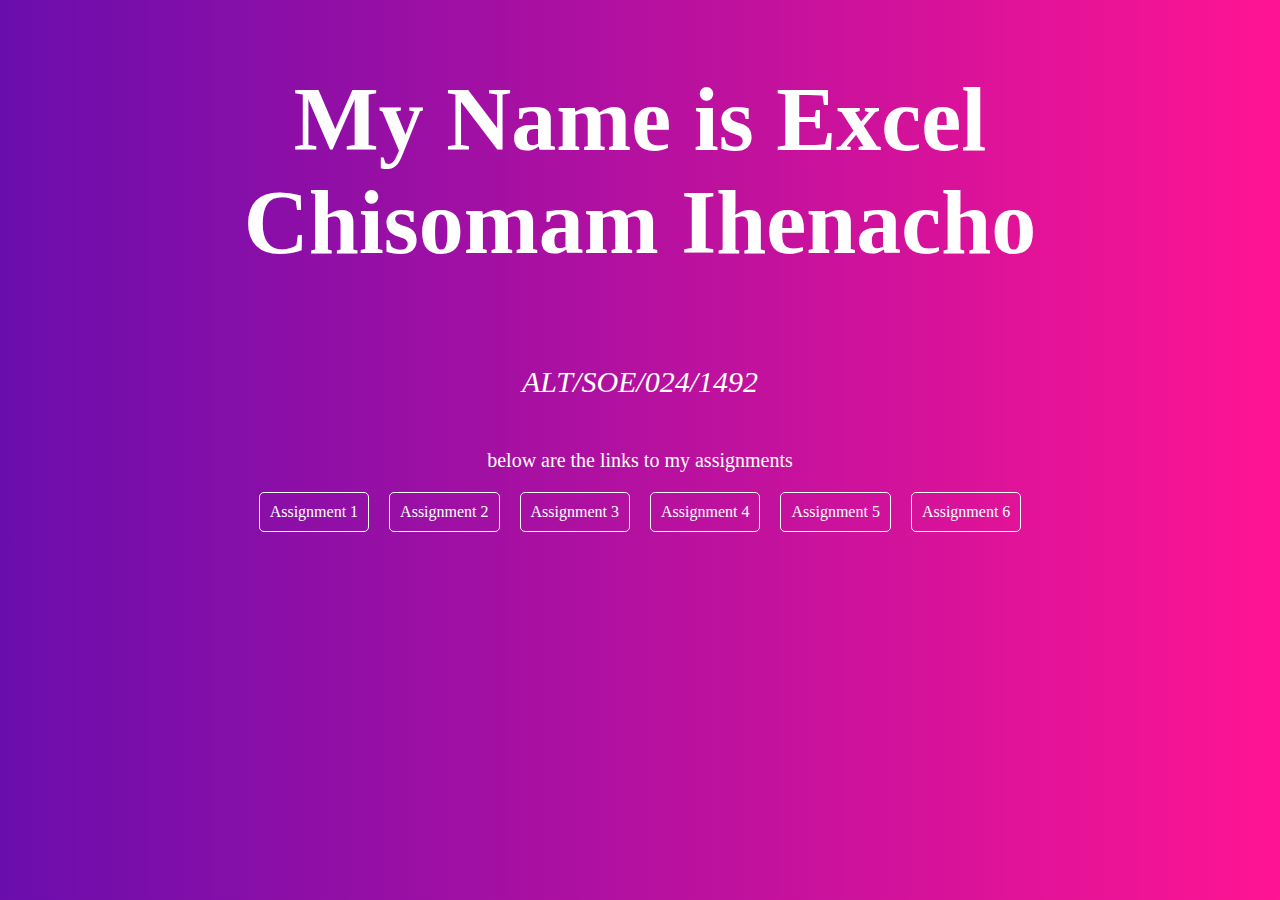
<file: index.html>
<!DOCTYPE html>
<html lang="en">
<head>
    <meta charset="UTF-8">
    <meta name="viewport" content="width=device-width, initial-scale=1.0">
    <title>Assignment 2</title>
    <link rel="stylesheet" href="style.css">
</head>
<body>
    <h1 class="heading">My Name is Excel Chisomam Ihenacho</h1>
    <p class="reg">ALT/SOE/024/1492</p>
    <p class="CTA">below are the links to my assignments</p>
    <div class="buttons">
        <a href="project 1/index.html">Assignment 1</a>
        <a href="project 2/index.html">Assignment 2</a>
        <a href="project 3/index.html">Assignment 3</a>
        <a href="project 4/index.html">Assignment 4</a>
        <a href="project 5/index.html">Assignment 5</a>
        <a href="project 6/index.html">Assignment 6</a>
    </div>
</body>
</html>
</file>
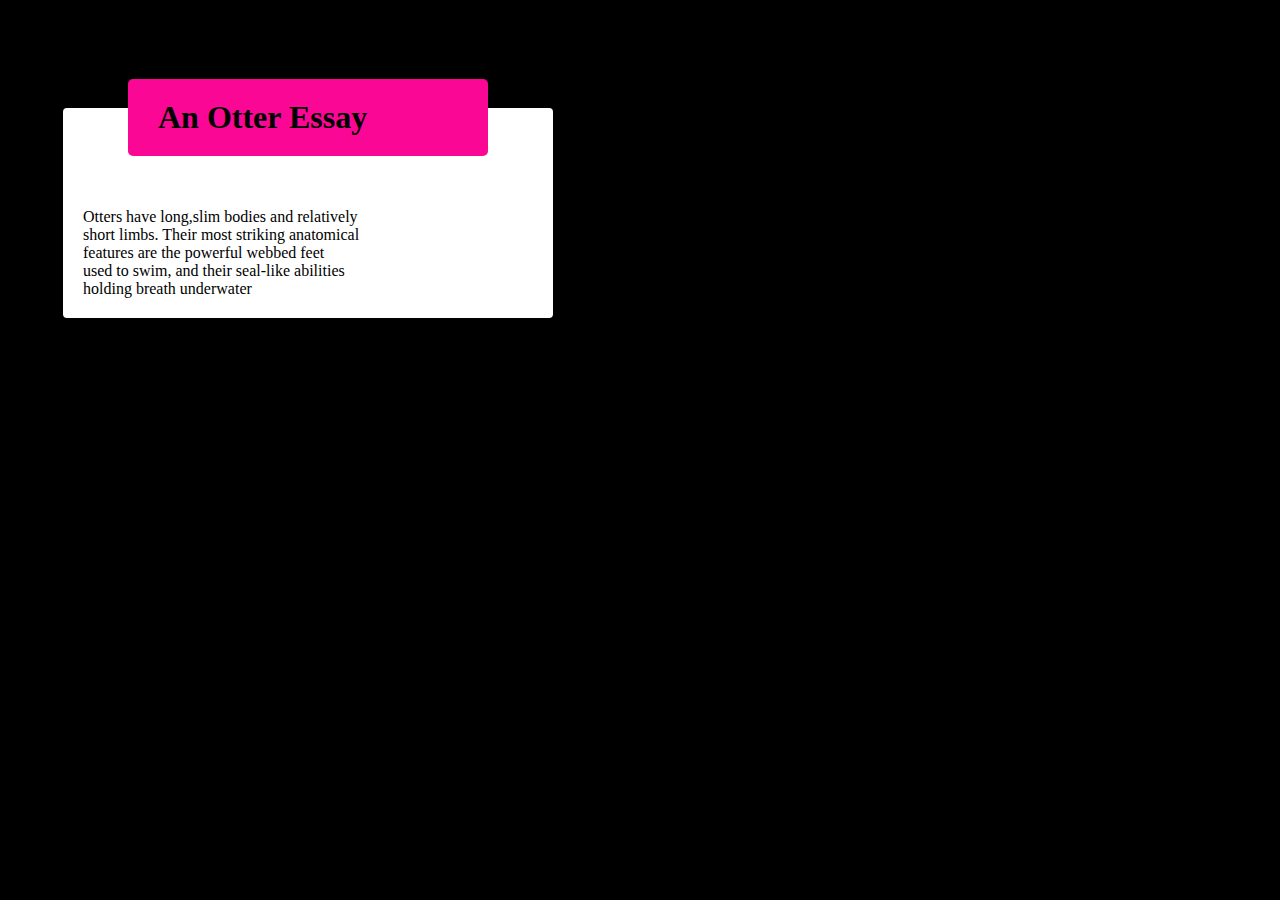
<file: project 1/index.html>
<!DOCTYPE html>
<html lang="en">
<head>
    <meta charset="UTF-8">
    <meta name="viewport" content="width=device-width, initial-scale=1.0">
    <title>project 1 </title>
    <link rel="stylesheet" href="style.css" />
</head>
<body>
    <div class="container"> 
        <h1>An Otter Essay </h1>
        <p> 
            Otters have long,slim bodies and relatively<br>
            short limbs. Their most striking anatomical <br>
            features are the powerful webbed feet<br>
            used to swim, and their seal-like abilities <br>
            holding breath underwater 
    
        </p>
    </div>
  
</body>
</html>
</file>
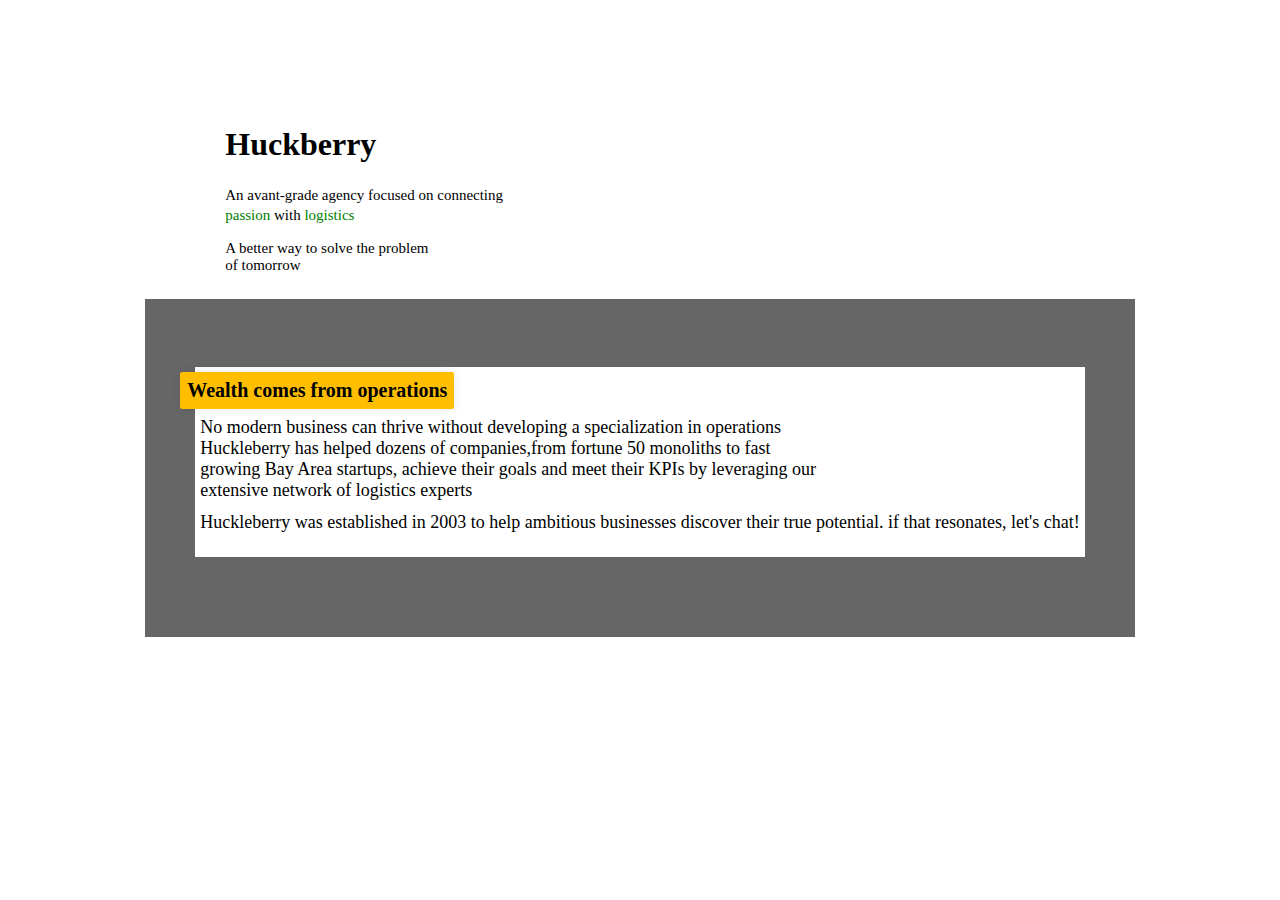
<file: project 2/index.html>
<!DOCTYPE html>
<html lang="en">
<head>
    <meta charset="UTF-8">
    <meta name="viewport" content="width=device-width, initial-scale=1.0">
    <link rel="preconnect" href="https://fonts.googleapis.com">
<link rel="preconnect" href="https://fonts.gstatic.com" crossorigin>
<link href="https://fonts.googleapis.com/css2?family=Lato:ital,wght@0,100;0,300;0,400;0,700;0,900;1,100;1,300;1,400;1,700;1,900&display=swap" rel="stylesheet">
    <title>project 2 </title>
    <link rel="stylesheet" href="style.css">
</head>
<body>
    <div class="whole">
        <div class="section1 ">  
            <h1 class=" heading1">Huckberry</h1>
    
    
            <p class="tagline"> An avant-grade agency focused on connecting<br>
            <span class="highlight">passion</span> with <span class="highlight"> logistics</span></p>
            <p class=" baseline"> A better way to solve the problem <br>
            of tomorrow</p>
    
    
        </div>
        <div class=" section2 ">
            <div class="inside"> 
                <h1 class="heading2">Wealth comes from operations</h1>
                <p class="second-para">
                    No modern business can thrive without developing a specialization in operations<br>
                    Huckleberry has helped dozens of companies,from fortune 50 monoliths to fast<br>
                    growing Bay Area startups, achieve their goals and meet their KPIs by leveraging our<br>
                    extensive network of logistics experts
                 </p>
                <p class="second-para" style="margin-top:-30px;"> 
                    Huckleberry was established in 2003 to help ambitious businesses discover their true
                    potential. if that resonates, let's chat!
                </p>
            </div>
        </div>
    </div>
   
</body>
</html>
</file>
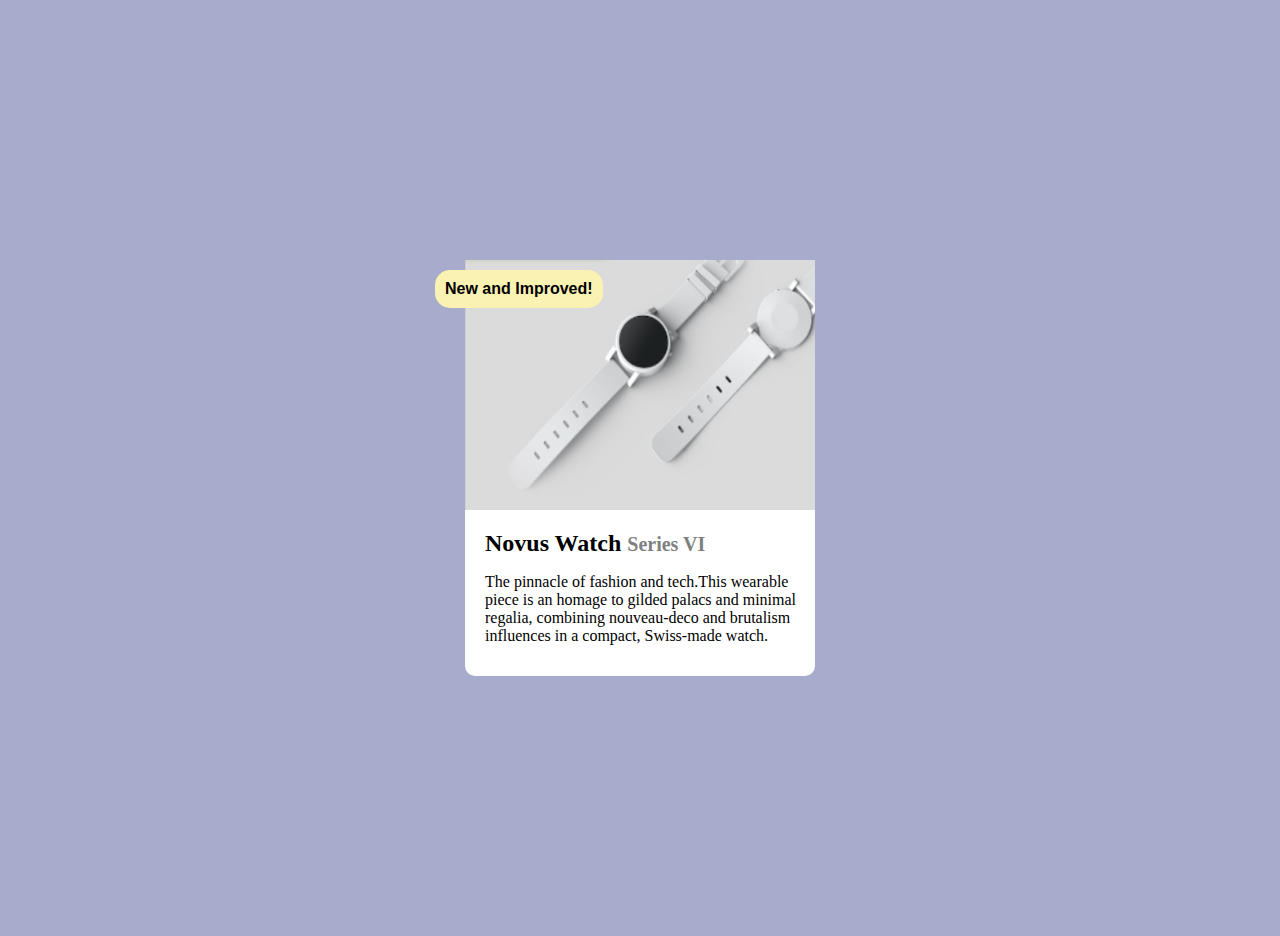
<file: project 3/index.html>
<!DOCTYPE html>
<html lang="en">
<head>
    <meta charset="UTF-8">
    <meta name="viewport" content="width=device-width, initial-scale=1.0">
    <title>Document</title>
    <link rel="stylesheet" href="style.css">
</head>
<body>
    <div class="card"> 
      <div class="top">New and Improved! </div>
      <img src="e-commerce watch.png" alt="Nous watch" style="width:350px; height:250px;">
      <h1 class="heading"> Novus Watch  <span class="secondtext" > Series VI</span>  </h1>
      <p class="content"> 
        The pinnacle of fashion and tech.This wearable<br>
        piece is an homage to gilded palacs and minimal<br>
        regalia, combining nouveau-deco and brutalism<br>
        influences in a compact, Swiss-made watch.

      </p>

    </div>
</body>
</html>
</file>
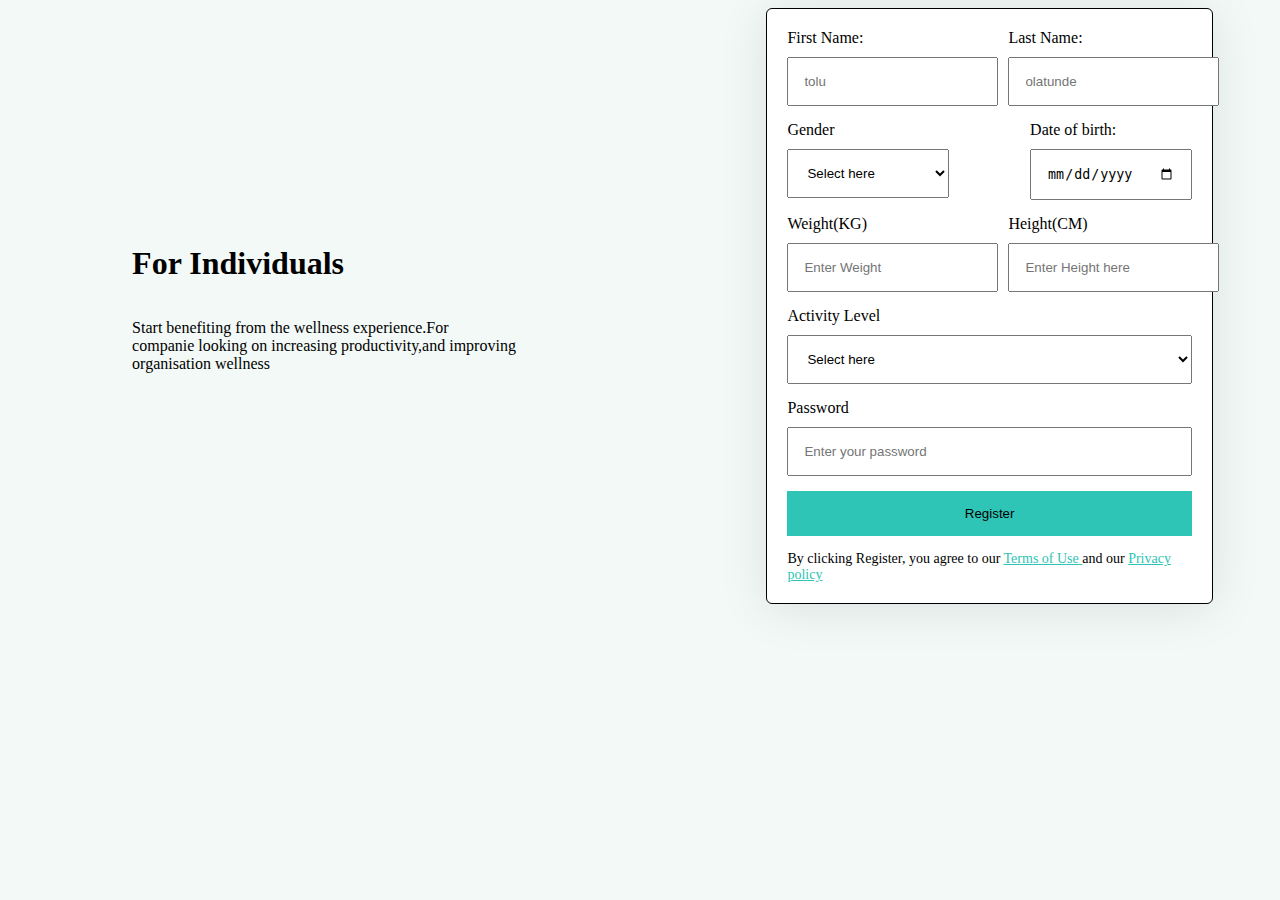
<file: project 4/index.html>
<!DOCTYPE html>
<html lang="en">
<head>
    <meta charset="UTF-8">
    <meta name="viewport" content="width=device-width, initial-scale=1.0">
    <title>Form Registration </title>
    <link rel="stylesheet" href="style.css">
</head>
<body>
    <!--Page one-->
    <div class="slide-one">
        <div class="side-div">
            <div class="side-div-inner">
                <h1 class="heading">For Individuals</h1>
                <P class="first-par"> Start benefiting from the wellness experience.For<br>
                companie looking on increasing productivity,and improving<br>
                 organisation wellness</P>
                 <p class="second-par">
                    Inspiring wholesome harmony for the mind,<br>
                     body and spirit, for everyone, everywhere.
                 </p>
            </div>
            
        </div>
             <!--the form organized-->
        <div class="form-container">
            <form class="form" >
                <div class="names">
                    <div>
                        <label for="first Name">First Name:</label><br>
                        <input class="input-element" type="text" id="Firstname" placeholder="tolu">
                    </div>
                    <div>
                        <label for="Last Name">Last Name:</label><br>
                        <input class="input-element"  type="text" id="Lastname" placeholder="olatunde"> 
                    </div>
                </div>
        
                <div class="second-block">
                    <div class="input-data">
                        <label for="Gender">Gender</label><br>
                        <select class="input-element" style="width: 100%; box-sizing: border-box;"  id="Gender">
                            <option value="" disabled selected>Select here</option>
                            <option>Male</option>
                            <option>Female</option>
                        </select>
                    </div>
                    <div class="input-data">
                        <label for="Date of birth">Date of birth:</label><br>
                        <input class="input-element" style="width: 100%; box-sizing: border-box;" type="date" id="date" placeholder="Select here"><br>
                    </div>
                </div>
        
                <div class="third-block">
                    <div>
                        <label for="Weight">Weight(KG)</label><br>
                        <input class="input-element"  type= KG id= KG placeholder="Enter Weight">  
                    </div>
                     <div>
                        <label for="Height">Height(CM)</label><br>
                         <input class="input-element"  type= CM id= CM placeholder="Enter Height here"> 
                     </div>
                  
                </div>    
                <div class="four-block">
                    <label for="Activity level">Activity Level</label><br>
                    <select class="input-element" id="activity-level">
                        <option value="" disabled selected>Select here</option>
                        <option>Low Acitivity</option>
                        <option>Moderate Activity</option>
                        <option>High Activity</option>
                    </select>
                </div> 
                <div class="fifth-block">
                    <label for="password">Password</label><br>
                    <input class="input-element" type= "password" id= "password" placeholder="Enter your password" max-length="12" min-length="4">
                </div>
                <button class="button" type="submit"> Register </button>
                <div class="form-footer"> 
                    By clicking Register, you agree to our <span> Terms of Use </span>and our <span> Privacy policy</span>
                </div>
                 
            </form>

        </div>
             
            
            
            
             
             


    </div>
</body>
</html>
</file>
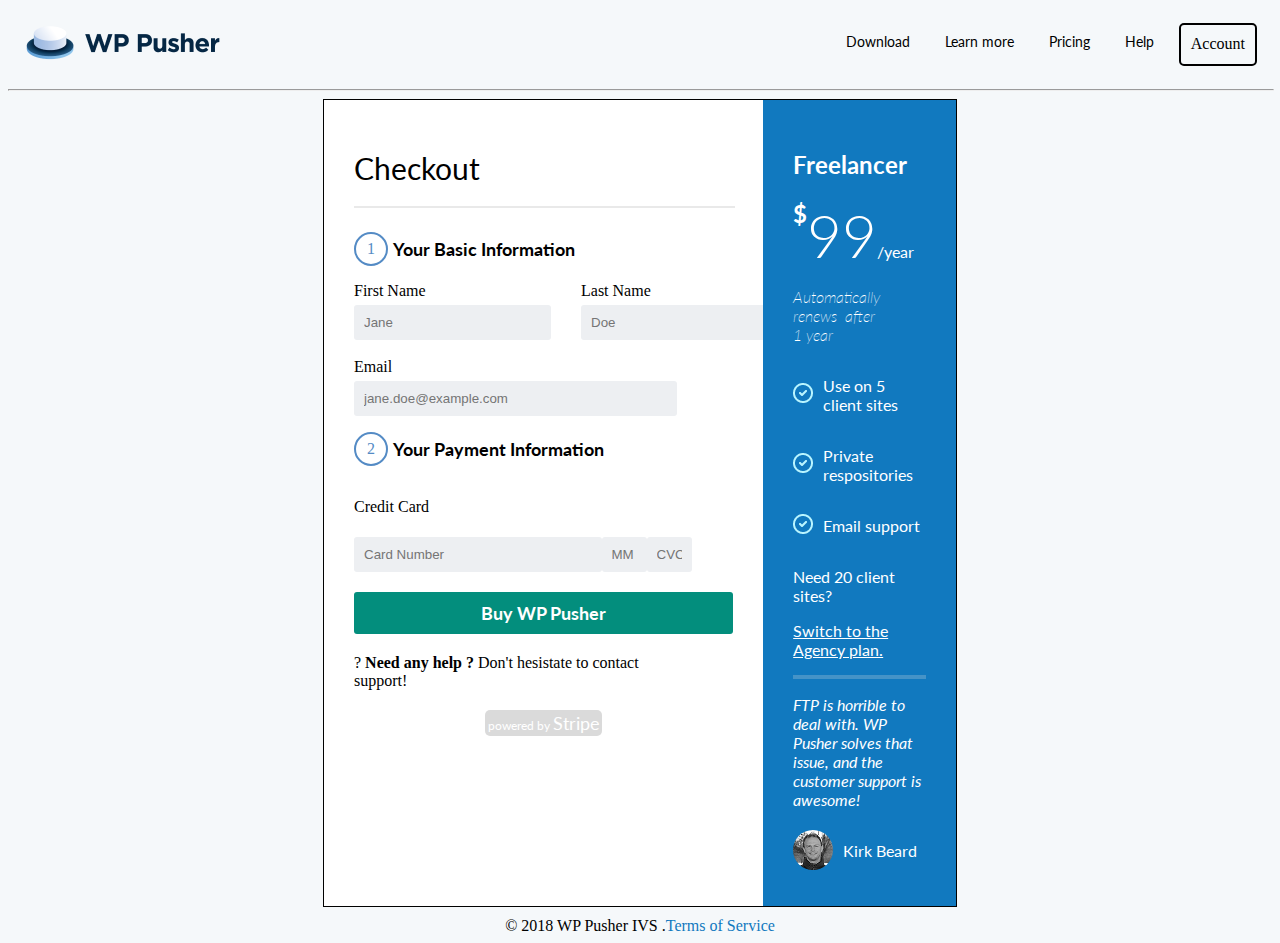
<file: project 5/index.html>
<!DOCTYPE html>
<html lang="en">
<head>
    <meta charset="UTF-8">
    <meta name="viewport" content="width=device-width, initial-scale=1.0">
    <title>WP Pusher</title>
    <link rel="preconnect" href="https://fonts.googleapis.com">
    <link rel="preconnect" href="https://fonts.gstatic.com" crossorigin>
    <link href="https://fonts.googleapis.com/css2?family=Lato:ital,wght@0,100;0,300;0,400;0,700;0,900;1,100;1,300;1,400;1,700;1,900&display=swap" rel="stylesheet">
    <link rel="stylesheet" type="text/css" href="style.css">
</head>
<body>
    <nav>
        <div class="left-nav">
            <img class="logo" src="logo.png" />
        </div>
        <div class="right-nav">
            <div class="menu-item">
                Download
            </div>
            <div class="menu-item">
                Learn more
            </div>
            <div class="menu-item">
                Pricing
            </div>
            <div class="menu-item">
                Help
            </div>
            <div class="menu-button">
                Account
            </div>
        </div>
    </nav>
    <hr class="horizontal">
    <main class="main">
        <div class="main-card">
            <div class="main-card-left">
                <h1 class="card-heading-1">Checkout</h1>
                <hr class="horizontal" style="border: 1px solid #e9e9e9">
                <div class="basic-info">
                    <p class="number">1</p>
                    <h2 class="info">Your Basic Information</h2>
                </div>
                <div class="names">
                    <div class="first-name-div">
                        <label>First Name</label>
                        <br>
                        <input type="text" name="first-name" placeholder="Jane"> 
                    </div>
                    <div class="last-name-div">
                        <label>Last Name</label>
                        <br>
                        <input type="text" name="first-name" placeholder="Doe"> 
                    </div>
                </div>
                <br>
                <div class="email-div">
                    <label>Email</label>
                    <br>
                    <input type="email" name="email" placeholder="jane.doe@example.com">
                </div>
                <span class="horizontal"></span>
                <div class="payment-heading">
                    <p class="number">2</p>
                    <h2 class="info">Your Payment Information</h2>
                </div>
                <div class="credit-input-div">
                    <p>Credit Card</p>
                    <div class="credit-input">
                        <input type="text" class="credit-card" name="credit-card" placeholder="Card Number">
                        <input type="text" class="expiry" name="expiry" placeholder="MM / YY">
                        <input type="text" class="cvc" name="cvc" placeholder="CVC">
                    </div>
                </div>
                <button type="submit" class="btn">Buy WP Pusher</button>
                <div class="main-card-left-footer"><span class="question">?</span> <b>Need any help ?</b> Don't hesistate to  <span  style="border-bottom:2px#646E7A;"> contact</span> <br>support!</div>
               <div class="power">
                <div class="powered">powered by <span style="font-size:large;">Stripe</span></div>
               </div>
            </div>
      
            <div class="main-card-right">
                  <h2>Freelancer</h2>
                  <p style="font-family: Lato;">
                  <span style="font-size: 24px; font-weight: 700; margin-top: -10px;"> <span style="float:inline-start"> $</span></span><span style="font-size: 60px; font-weight: 300;">99</span><span>/year</span>
                  </p>
                  <p class="renew">Automatically renews  after 1 year</p>
                <div class="for-use" >
                   <div  class="list-item" ><span class="tick"> <img src="Combined Shape.png" alt="Combined"></span>  <p class="for-client"> Use on 5 client sites </p> </div>
                   <div  class="list-item"><span class="tick"> <img src="Combined Shape.png" alt="Combined"></span>  <p class="for-client"> Private respositories </p></div>
                   <div  class="list-item"><span class="tick" > <img src="Combined Shape.png" alt="Combined"></span>  <p class="for-client"> Email support </p> </div>
                </div>
                <div>
                   <p class="sites"> Need 20 client sites?</p> 
                </div>
                <div>
                   <p class="agency">Switch to the Agency plan.</p>
                </div> 
                <hr style=" border:2px solid #4593c7;;" 
">
                <div>
                    <p class="last para" style="font-style:italic;">FTP is horrible to deal with. WP Pusher solves that issue, and the customer support is awesome! </p>
                </div>
                <div class="kirk">
                    <img class="bitmap" src="Bitmap (1).png" alt="Bitmap">  
                    <p>Kirk Beard</p>
                </div>
            </div>

        </div>
    </main>
    <footer class="footer">
        © 2018 WP Pusher IVS . <span class="footer-terms">Terms of Service</span>
    </footer>
</body>
</html>
</file>
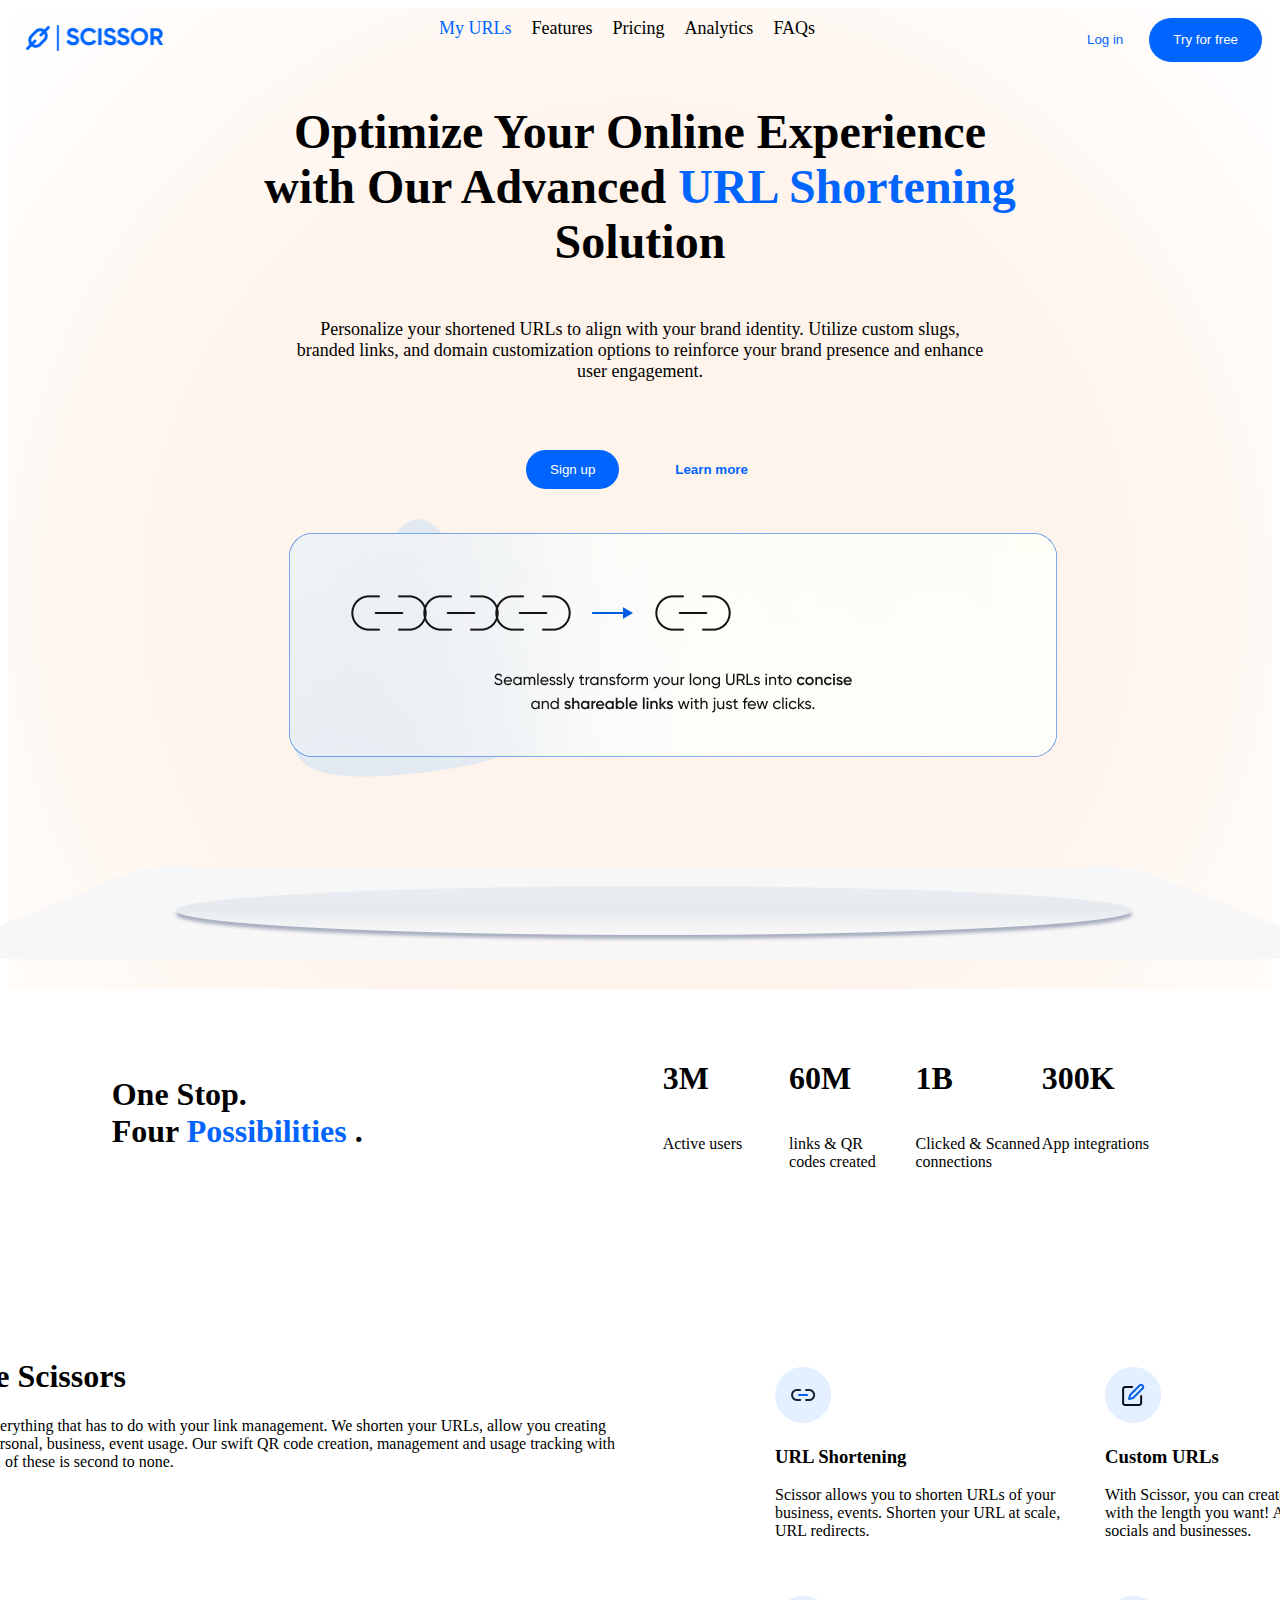
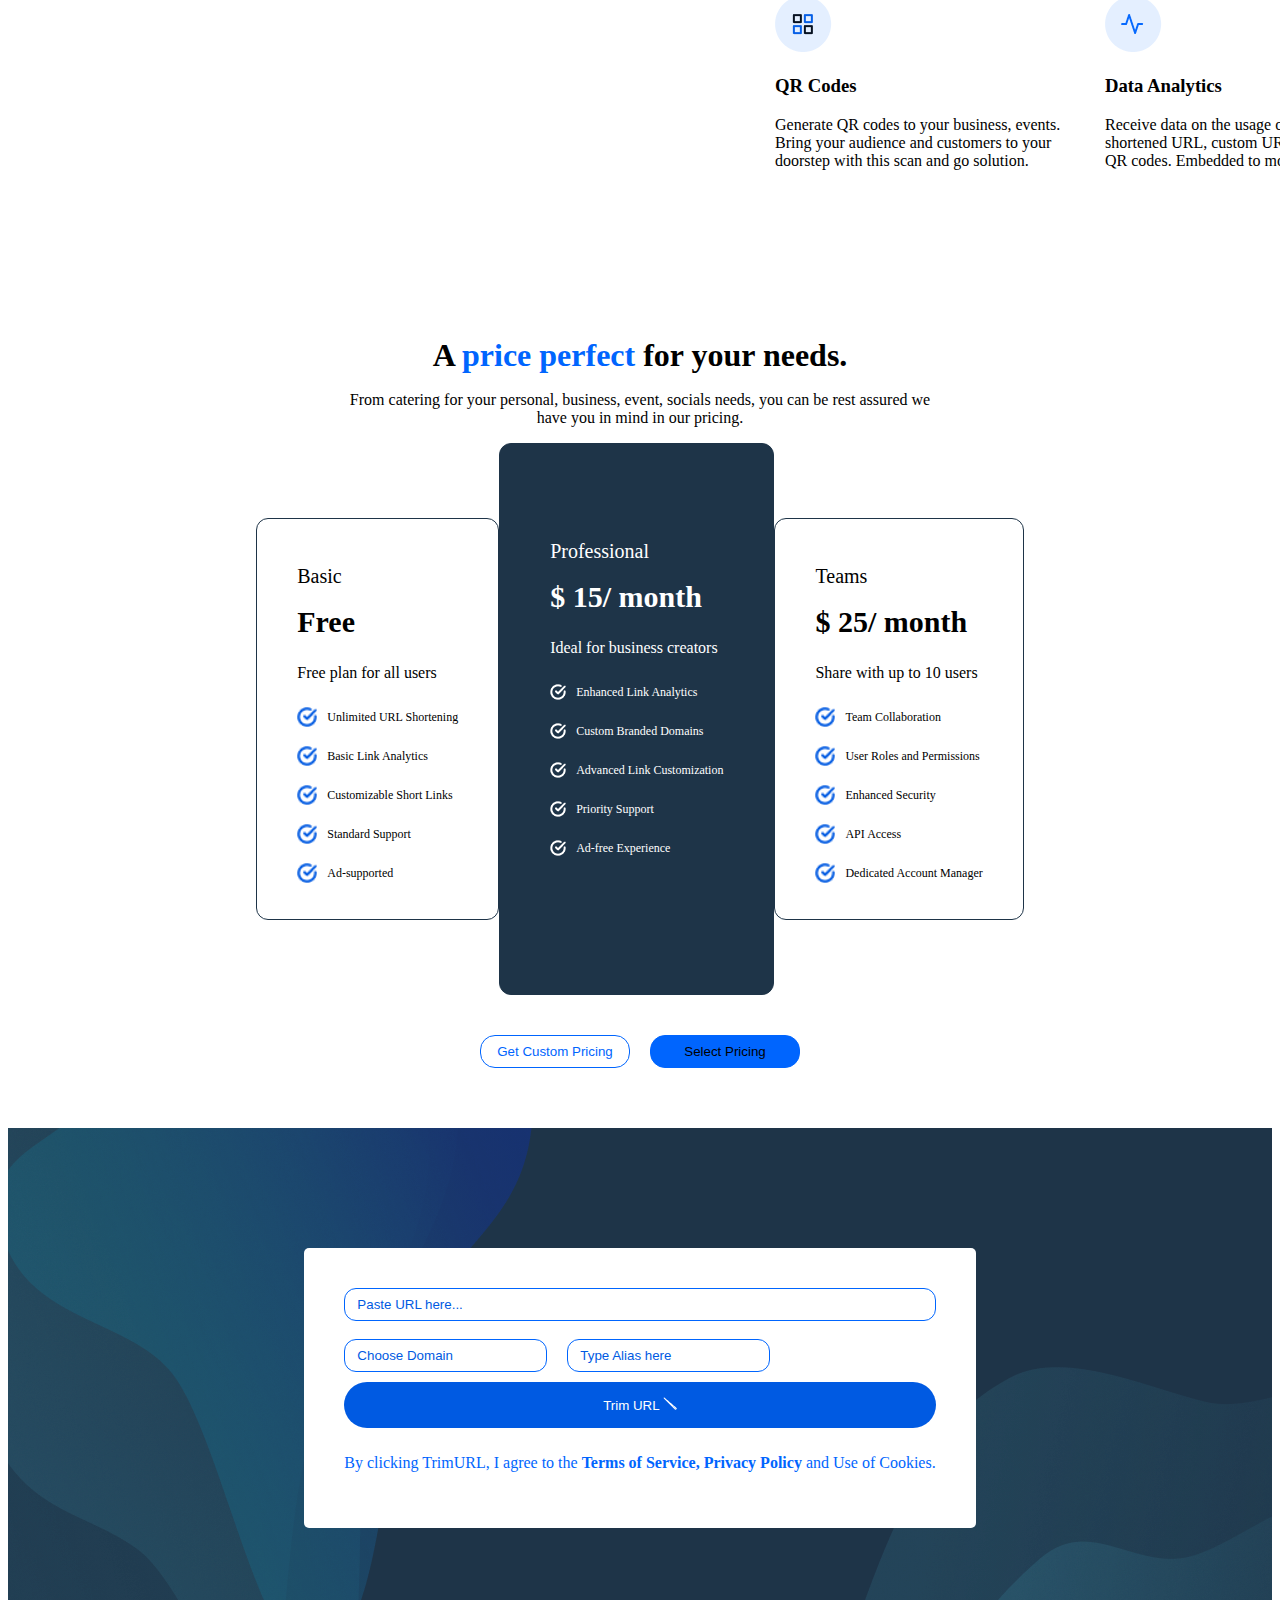
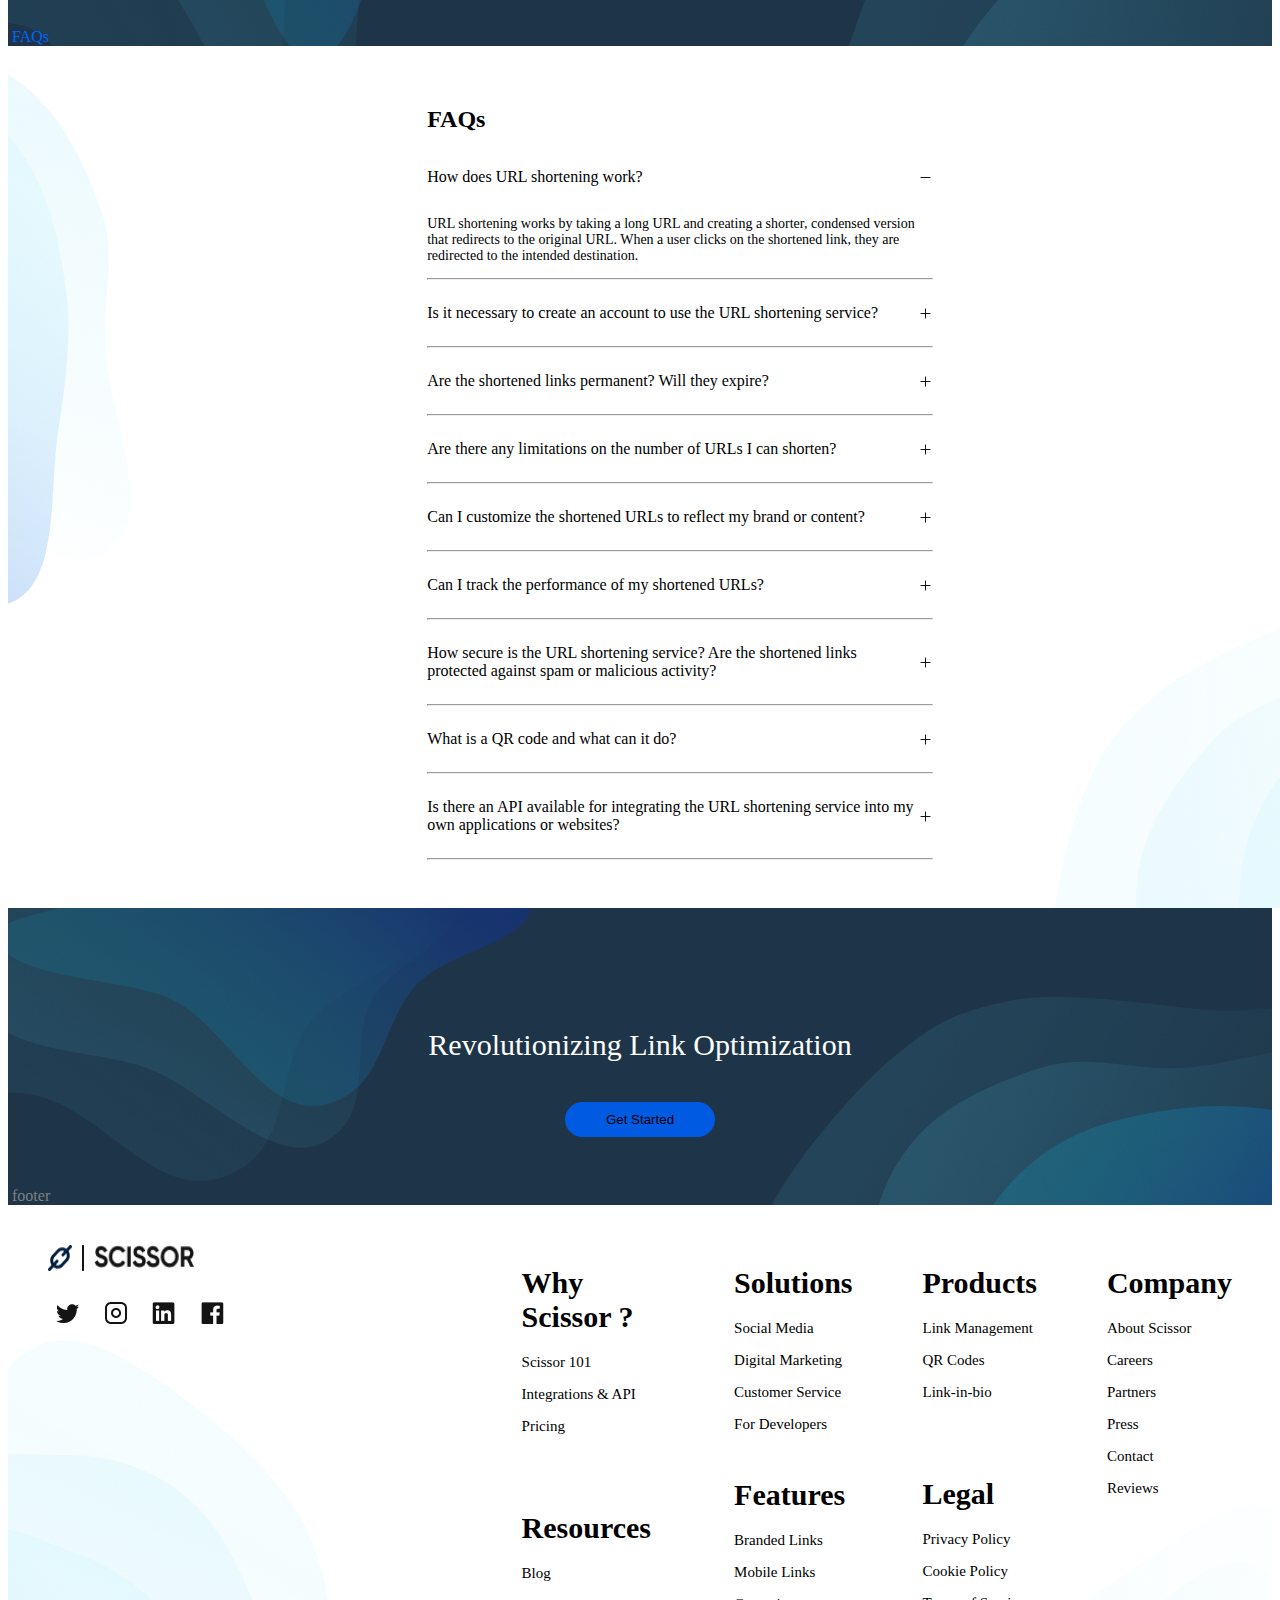
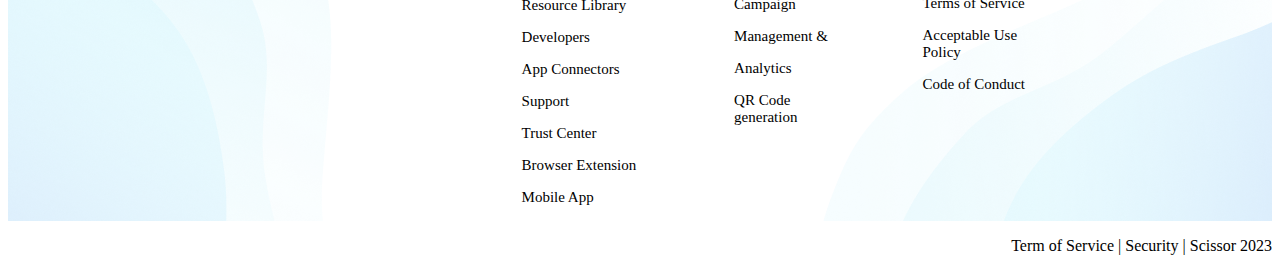
<file: project 6/index.html>
<!DOCTYPE html>
<html lang="en">
<head>
    <meta charset="UTF-8">
    <meta name="viewport" content="width=device-width, initial-scale=1.0">
    <title>Scissor</title>
    <link rel="stylesheet" href="style.css" />
</head>
<body>
    <section class="page-1">
        <nav  class="nav">
            <div class="nav-left">
                <img src="Logo.png" />
            </div>
            <div class="nav-center">
                <div class="nav-item" id="active">
                    My URLs
                </div>
                <div class="nav-item">
                    Features
                </div>
                <div class="nav-item">
                    Pricing
                </div>
                <div class="nav-item">
                    Analytics
                </div>
                <div class="nav-item">
                    FAQs
                </div>
            </div>
            <div class="nav-right">
                <button class="login">Log in</button>
                <button class="signup">Try for free</button>
            </div>
        </nav>
        <div class="hero">
            <h1 class="hero-head">
                Optimize Your Online Experience with Our Advanced <span style="color: #0065FE;">URL Shortening</span> Solution
            </h1>
            <p class="hero-par">
                Personalize your shortened URLs to align with your brand identity. Utilize custom slugs, branded links, and domain customization options to reinforce your brand presence and enhance user engagement.
            </p>
            <div class="hero-buttons">
                <button class="hero-signup">Sign up</button>
                <button class="learn-more">Learn more</button>
            </div>
            <div class="hero-sub">
                <img src="Group 2.png" />
            </div>
            <div class="hero-sub">
                <img src="Group 3.png" />
            </div>
            <div class="poss">
                <h1 class="poss-head"> One Stop.<br> Four<span style="color: #0065FE;"> Possibilities </span>.</h1>  
                <div class="poss-inner">
                    <div class="poss-info">
                        <h1> 3M </h1>
                        <p>Active users</p>
                    </div>
                    <div class="poss-info">
                        <h1>60M</h1>
                        <p>links & QR<br>codes created</p>
                    </div>
                    <div class="poss-info">
                        <h1>1B</h1>
                        <p>Clicked & Scanned<br>connections</p>
                    </div>
                    <div class="poss-info">
                        <h1>300K</h1>
                        <p> App integrations</p>
                    </div>
                </div>
            
            </div>
            
        </div>
    </section>
    <section class="page-2">
        <div class="instructions">
            <div class="instructions-left">
            <h1>  Why choose Scissors </h1> 
            <p>
                Scissors is the hub of everything that has to do with your link management. We shorten your URLs, allow you creating custom ones for your personal, business, event usage. Our swift QR code creation, management and usage tracking with advance analytics for all of these is second to none. 
            </p>
            </div>
            <div class="instructions-right">
                <div class="instructions-content">
                    <img src="Group 6.png" alt=" Group 6"> 
                    <h3>URL Shortening </h3>
                    <p>
                    Scissor allows you to shorten URLs of your business, events. Shorten your URL at scale, URL redirects.
                    </p>
                </div>
                <div class="instructions-content">
                    <img src="Frame 1000001695.png" alt="Frame 1000001695"> 
                    <h3>
                    Custom URLs
                    </h3>
                    <p>
                    With Scissor, you can create custom URLs, with the length you want! A solution for socials and businesses.
                    </p>
                </div>
                <div class="instructions-content">
                    <img src="Frame 1000001695 (1).png" alt="Frame 1000001695 (1)">
                    <h3>
                    QR Codes
                    </h3>
                    <p>
                    Generate QR codes to your business, events. Bring your audience and customers to your doorstep with this scan and go solution.
                    </p>
                </div>
                <div class="instructions-content">
                    <img src="Frame 1000001718.png" alt="Frame 1000001718"> 
                    <h3>
                        Data Analytics
                    </h3> 
                    <p>
                        Receive data on the usage of either your shortened URL, custom URLs or generated QR codes. Embedded to monitor progress.
                    </p>
                </div>
            </div>  
        </div>   

    </section>
    <section class="page-3">
        <div class="pricing-head">
          <h1> A <span style="color: #0065FE; text-align: center;">price perfect</span> for your needs.</h1> 
          <p style="text-align: center; margin-top: -5px;">From catering for your personal, business, event, socials needs, you can be rest assured we have you in mind in our pricing.</p>
        </div>
        <div class="price-list">
            <div class="left-price">
                <h6 style="font-size: 20px; font-weight:lighter; padding: 0;">Basic</h6>
                <h4 style="font-size: 30px; padding: 0; margin-top: -30px;">Free </h4>
                <p style="margin-top: -15px;">Free plan for all users</p>
                <div class="list-item"><img src="check-circle.png" alt="check-circle">   <p> Unlimited URL Shortening </p></div> 
                <div class="list-item"><img src="check-circle.png" alt="check-circle">   <p> Basic Link Analytics </p></div>
                <div class="list-item"><img src="check-circle.png" alt="check-circle">   <p> Customizable Short Links  </p></div>
                <div class="list-item"><img src="check-circle.png" alt="check-circle">   <p> Standard Support </p></div>
                <div class="list-item"><img src="check-circle.png" alt="check-circle">   <p> Ad-supported </p></div>  
            </div> 
            <div class="middle-price">
                <h6 style="font-size: 20px; font-weight:lighter">Professional</h6>  
                <h4 style="font-size: 30px; margin-top: -30px;"><span>$</span> <span>15</span><span>/ month</span></h4>
                <p style="margin-top: -15px;">Ideal for business creators</p>
                <div class="list-item"><img src="check-circle (1).png" alt="check-circle (1)">  <p>Enhanced Link Analytics</p></div>
                <div class="list-item"><img src="check-circle (1).png" alt="check-circle (1)">  <p>Custom Branded Domains</p></div>
                <div class="list-item"><img src="check-circle (1).png" alt="check-circle (1)">  <p>Advanced Link Customization</p></div>
                <div class="list-item"><img src="check-circle (1).png" alt="check-circle (1)">  <p>Priority Support</p></div>
                <div class="list-item"><img src="check-circle (1).png" alt="check-circle (1)">  <p>Ad-free Experience</p></div>
            </div>
            <div class="right-price">
                <h6 style="font-size: 20px; font-weight:lighter">Teams</h6>
                <h4 style="font-size: 30px;  margin-top: -30px;"><span>$</span> <span>25</span><span>/ month</span></h4>
                <p style=" margin-top: -15px;">Share with up to 10 users</p>
                <div class="list-item"><img src="check-circle (2).png" alt="check-circle (2)"> <p>Team Collaboration</p></div> 
                <div class="list-item"><img src="check-circle (2).png" alt="check-circle (2)"> <p>User Roles and Permissions</p></div>
                <div class="list-item"><img src="check-circle (2).png" alt="check-circle (2)"> <p>Enhanced Security</p></div> 
                <div class="list-item"><img src="check-circle (2).png" alt="check-circle (2)"> <p>API Access</p></div> 
                <div class="list-item"><img src="check-circle (2).png" alt="check-circle (2)"> <p>Dedicated Account Manager</p></div> 
            </div>

        </div>
        <div class="button">
            <button class="button-1">Get Custom Pricing</button>
            <button class="button-2">Select Pricing</button>
        </div>
        

    </section>
    <section class="page-4">
        <div class="page-4-cont"> 

            <input type="text" placeholder="Paste URL here..." />
            <br>
            <div class="name">
                <input type="text" placeholder="Choose Domain" />
                <input type="text" placeholder="Type Alias here" />
            </div>
            <button class="url-button" type="submit">Trim URL <span><img src="./magic_wand.png" /></span></button>
         <div ><p>By clicking TrimURL, I agree to the <b>Terms of Service, Privacy Policy</b> and Use of Cookies.</p></div>
           
        </div>
        <div style=" display: flex; margin-left: -232px; float: left;  color: #0065FE; margin-top: 100px; width: 100%; text-align: left;"> FAQs</div>
    </section>
    <section class="page-5" >
        <div class="faqs">
            <h2>FAQs</h2>
            <div>
                <div class="faqs-text">
                    <p>How does URL shortening work?</p> 
                    <img class="faqs-img" src="minus.png" alt="minus.png">
                </div>
                    <p class="faqs-text-small">URL shortening works by taking a long URL and creating a shorter, condensed version that redirects to the original URL. When a user clicks on the shortened link, they are redirected to the intended destination.
                    <hr>
    
                <div class="faqs-text">
                    <p>Is it necessary to create an account to use the URL shortening service?</p> <img class="faqs-img" src="plus.png" alt="plus.png">
    
                </div>
                    <hr>
                <div class="faqs-text">
                    <p>Are the shortened links permanent? Will they expire? </p> <img class="faqs-img" src="plus.png" alt="plus.png">
                </div>
                    <hr>
                <div class="faqs-text">
                    <p>Are there any limitations on the number of URLs I can shorten?</p> <img  class="faqs-img"src="plus.png" alt="plus.png">
                </div>
                    <hr>
    
                <div class="faqs-text">
                    <p>Can I customize the shortened URLs to reflect my brand or content?</p> <img class="faqs-img" src="plus.png" alt="plus.png">
                </div>
                    <hr>
                <div class="faqs-text">
                    <p>Can I track the performance of my shortened URLs?</p> <img class="faqs-img" src="plus.png" alt="plus.png">
                </div>
                    <hr>
                <div class="faqs-text">
                    <p>How secure is the URL shortening service? Are the shortened links protected against spam or malicious activity?</p> <img class="faqs-img" src="plus.png" alt="plus.png">
                </div>
                    <hr>
                <div class="faqs-text">
                    <p>What is a QR code and what can it do?</p> <img class="faqs-img" src="plus.png" alt="plus.png">    
                </div>
                    <hr>
                <div class="faqs-text">
                    <p>Is there an API available for integrating the URL shortening service into my own applications or websites?</p> <img  class="faqs-img"src="plus.png" alt="plus.png">
                </div>
                    <hr>
            </div>
    
        </div>
          
    </section>
    <section class="page-6">
        <div class="footer-text">
            Revolutionizing Link Optimization  
        </div>
        <button class="footer-button"> Get Started</button>
        <div style="float: left; display: flex; width: 100%; margin-left: -232px; color: grey; margin-top: 50px;"> footer </div>
    </section>
    <section class="page-7" style="font-size: 15px;">
        <div class="page-7-left" >
            <div class="page-7-left-cont">
                <img src="Vector (1).png" alt="Vector (1).png"/> <img src="Vector 2.png" alt="Vector 2.png"/>
                <img style="width: 100px; height: 23px;" src="SCISSOR.png" alt="SCISSOR"/>
            </div>
    
            <div>
                <img src="socials.png" alt="socials"/>
            </div>
        </div>
        <div class="page-7-right">
            <div style="display: flex; flex-direction: column; gap: 41px;">
                <div>
                    <h1>Why Scissor ?</h1>
                    <p>Scissor 101</p>
                    <p>Integrations & API</p>
                    <p>Pricing</p>
                </div>
                <div>
                    <h1>Resources</h1>
                    <p>Blog
                        <p>Resource Library</p>
                        <p>Developers</p>
                        <p>App Connectors</p>
                        <p>Support</p>
                        <p>Trust Center</p>
                        <p>Browser Extension</p>
                        <p>Mobile App</p>
                </div>
            </div>
            <div style="display: flex; flex-direction: column; gap: 10px;">
                <div>
                    <h1>Solutions</h1>  
                    <p>Social Media
                      <p>Digital Marketing</p>
                      <p>Customer Service</p>
                      <p>For Developers</p>
                  </div>
                  <div>
                      <h1>Features</h1>
                      <p>Branded Links
                          <p>Mobile Links</p>
                          <p>Campaign</p>
                          <p>Management &</p>
                          <p>Analytics</p>
                          <p>QR Code generation</p>
                  </div>      
            </div>

            <div style="display: flex; flex-direction: column; gap: 41px;">
                <div>
                    <h1>Products</h1>
                    <p>Link Management
                        <p>QR Codes</p><p>
                        <p>Link-in-bio</p>
                </div>
                <div>
                    <h1>Legal</h1>
                    <p>Privacy Policy
                        <p>Cookie Policy</p>
                        <p>Terms of Service</p>
                        <p>Acceptable Use Policy</p>
                        <p>Code of Conduct</p>
                </div>
            </div>
            <div>
                <h1>Company</h1>
                <p>About Scissor</p>
                    <p>Careers</p>
                    <p>Partners</p>
                    <p>Press</p>
                    <p>Contact</p>
                    <p>Reviews</p>
            </div>
        </div>
      
    </section>
    <p style="width: 100%; display: flex;  justify-content: flex-end; float: right; text-align: right;">Term of Service | Security | Scissor 2023</p>
</body>
</html>
</file>
<file: style.css>
body {
    display: flex;
    flex-direction: column;
    align-items: center;
    justify-content: center;
    background: linear-gradient(90deg, #6a0dad, #ff1493);
    background-size: contain;
    color: white;
}

.heading {
    text-align: center;
    font-size: 90px;
    color: white;
    font-weight: 600;
    max-width: 800px;
}

.reg {
    font-style: italic;
    font-size: 30px;
}

.CTA {
    font-size: 20px;
}

.buttons {
    display: flex;
    flex-direction: row;
    justify-content: center;
    align-items: space-between;
    gap: 20px;

    a {
        background-color: transparent;
        border: 1px solid white;
        border-radius: 5px;
        padding: 10px;
        color: white;
        text-decoration: none;
    }
}
</file>
<file: project 1/style.css>
body {
    background-color:black;
    display: flex;
    flex-direction: column;
    padding-top: 50px;
    padding-left:50px ;
    
    

}

.container {
    width: 500px;
    display: flex;
    flex-direction: column;
    align-items: center;
    

}
h1{
    background-color: rgb(250, 7, 149);
    color: black;
    padding: 20px 30px 20px 30px;
    width: 60%;
    z-index:3;
    border-radius: 5px;

    


}

p {
    background-color: white;
    color:black;
    padding: 100px 20px 20px 20px;
    width:90%;
    margin-top: -70px;
    border-radius: 4px;
}
</file>
<file: project 2/style.css>
body {
    display:flex;
    justify-content: center;
    align-items: center;
}

.section1 {
    background-color: white;
    padding-left: 80PX;
    padding-bottom: 8px;
padding-bottom: 10px;



}
.heading1 {
    color: black;
    font-family: " lato";
    font-weight: 800;
    font-size: 32px;
    line-height: 38.4px;
    height: 38px;
    padding-top: 96px;
    
}
.tagline {
    color: black;
   line-height: 20px;
   font-size: 15px;
   font-weight:400px;
}

.highlight{
    color:green;

}

.baseline{
    color: black;
    font-size: 15px;
    border-bottom:20px ;
}

/* section 2 */
.section2{
    background-color:#666666 ;
    padding:50px;

}

.inside{
    background-color: white;
}

.heading2{
    color: black;
    background-color: #ffbf00;
    font-size: 20px;
    display:inline; 
    padding: 7px 7px 7px 7px; 
    border-radius:2px ;
    margin-top:5px;
    margin-left:-15px; 
    position: absolute;
    box-shadow: 0 0 10px rgba(0, 0, 0, 0.1);

}
.second-para {
    
    text-align: left;
    padding: 50px 5px 5px 5px ;
    height: 40px;
    margin-bottom: 30px;
    font-size: 18px !important;
}
 /*responsive design */
    
 /*responsive design */
 @media(  max-width: 768px) {
    .whole{ width: 100%;
       }
        
    
    .second-para{ font-size: 20px; height: 100%;}
    .section2 {
        padding: 0px;
    }
       
}
</file>
<file: project 3/style.css>
body{
background-color: #a8accc;
display: flex;
justify-content: center;
align-items: center;
height: 100vh;
padding: 10px;


}

.card{
    background-color: white;
    border-radius:10px;
    padding: 1%px;
    text-align: center;
    position: relative;

}

.top
{
    background-color:#faf2b3;
    position: absolute;
    padding: 10px;
    border-radius: 15px;
    border-width:px;
    margin-top:10px;
    margin-left: -30px;
    font-weight: bold;
    font-family: Arial;
    text-align: left;

}
.heading{
    font-size:24px;
    text-align:left;
    padding-left: 20px;



}
.secondtext{
    color:gray;
    font-size: smaller;
}
.content{
    text-align: left;
    padding-left: 20px;
    padding-bottom:15px;
}
</file>
<file: project 4/style.css>
body {
    background-color: rgb(243, 249, 247);
}

.slide-one {
    display: flex;
    flex-direction: row;
    width: 100%;
    justify-content: space-between;
}

.side-div {
    width: 50%;
    flex-direction: column;
    justify-content: center;
    align-items: center;
}

.second-par {
    display: none;
}

.side-div-inner {
    display: flex;
    flex-direction: column;
    
}

.form-container {
    width: 40%;
}


.names {
    display: flex;
    flex-direction: row;
    gap: 10px;
    width: 100%;
    justify-content: space-between;
}

.second-block {
    display: flex;
    flex-direction: row;
    gap: 15px;
    width: 100%;
    justify-content: space-between;
}

.third-block {
    display: flex;
    flex-direction: row ;
    gap: 10px;
    width: 100%;
    justify-content: space-between;
}
.four-block {
    width: 100% ;
}

#activity-level {
    width: 100%;
    
}

.fifth-block {
    width: 100%;
}

#password {
    width: 100%;
    box-sizing: border-box;

}

.form { 
    display: flex;
    flex-direction: column;
    gap: 15px;
    border-radius: 6px;
    box-shadow: 0px 4px 50px 0px #0408131A;
    border: 1px solid black;
    padding: 20px;
    background-color: white;
    width: 80%;
}
 
.input-element {
    padding: 15px;
    margin-top: 10px;
}

button {
    padding: 15px;
    background-color: #2EC4B6;
    border: none;
}

.form-footer {
    font-size: 14px;
    font-weight: 500;

    span {
        color: #2EC4B6;
        text-decoration: underline;
    }
}
.side-div {
    display: flex;
    justify-content: center;
    align-items: center;
    
}

.heading {
    font-weight: bold;
    text-align: left;
}

.input-data {
    width: 40%;

}

@media only screen and (max-width: 1000px) {
    .slide-one {
        flex-direction: column;
    }

    .names {
        flex-direction: column;
    }

    .second-block {
        flex-direction: column;
    }

    .third-block {
        flex-direction: column;
    }

    .input-data {
        width: 100%;
    }

    .second-par {
        display: block;
    }

    .first-par {
        display: none;
    }
}
</file>
<file: project 5/style.css>
body {
    display: flex;
    flex-direction: column;
    background-color: #F5F8FA;
}

/* * {
    border: 1px solid blue;
} */

nav {
    display: flex;
    flex-direction: row;
    justify-content: space-between;
    padding: 15px;
}

.logo {
    width: 200px;
}

.right-nav {
    display: flex;
    flex-direction: row;
    gap: 15px;
    align-content: center;
    justify-content: center;
}

.menu-item {
    font-family: "Lato", Arial, Helvetica, sans-serif;
    font-size: 14px;
    padding: 10px;
}

.menu-button {
    border: 2px solid black;
    padding: 10px;
    border-radius: 5px;
}

.horizontal {
    width: 100%;
    height: 0;
}

.number{
    font-size: 16px;
    color: #548BC5;
    border: 2px solid #548BC5;
    border-radius: 100%;
    width: 30px;
    height: 30px;
    display: flex;
    align-items:  center;
    justify-content: center;
}

.main {
    background-color: transparent;
    display: flex;
    flex-direction: column;
    align-items: center;
    justify-content: center;
}

.main-card {
    width: 50%;
    display: flex;
    flex-direction: row;
    border: 1px solid black;
}

.main-card-left {
    width: 60%;
    padding: 30px;
    background-color: white;
}

.main-card-right {
    width: 40%;
    padding: 30px;
    background-color: #1179BF;
    color: white;
    font-family: "lato";

}

.card-heading-1 {
    font-family: "Lato", "Helvetica Neue";
    font-size: 30px;
    font-weight: 400;
}

.info {
    font-family: "Lato", "Helvetica Neue";
    font-size: 18px;
    font-weight: 700;
}

.names {
    display: flex;
    flex-direction: row;
    gap: 30px;
}

input {
    margin-top: 5px;
    padding: 10px;
    border-radius: 3px;
    background-color: #EDEFF2;
    border: none;
}

.email-div {
    width: 100%;

    input {
        width: 80%;
    }
}

.basic-info, .payment-heading {
    display: flex;
    flex-direction: row;
    align-items: center;
    gap: 5px;
}

.credit-input {
    display: flex;
    flex-direction: row;
    width: 100%;
}

.credit-input-div {
    width: 100%;
}

.credit-card {
    width: 60%;
}

.expiry, .cvc {
    width: 25px;
}

.btn {
    background-color: #038E7D;
    margin-top: 20px;
    border: none;
    border-radius: 3px;
    padding: 10px;
    width: 100%;
    color: white;
    font-family: "Lato";
    font-size: 18px;
    font-weight: 700;
}

.renew {
    font-style: italic;
    width: 70%;
    font-family: "Lato";
    font-size: 16px;
    font-weight: 200;
}
.main-card-left-footer {
    margin-top: 20px;
    margin-bottom: 20px;
}
.powered {
    background-color: #DADADA;
    color: white;
    font-family:"lato";
    font-size: 12px;
    width:30%;
    text-align: center;
    padding: 2px;
    border-radius: 5px;

}
.power {
    display: flex;
    justify-content: center;
    align-items: center;
}

.for-use {
    display: flex;
    flex-direction: column;
    width: 100%;
    
}
.for-client {
    font-weight: 400;
    font-size: 16px;


}

.site {
    font-weight: 400;
    font-size: 16px;
    width: 20%
     
}

.agency {
    font-weight: 400;
    font-size: 16px;
     text-decoration:underline;
}


.kirk {
    display: flex;
    flex-direction:row;
    align-items: center;

    
}
.list-item {
    display: flex;
    flex-direction: row;
    align-items: center;
    gap: 10px;
}
.footer {
    display: flex;
    flex-direction: row;
    align-items: center;
    justify-content: center;
    margin-top:10px;

}

.footer-terms {
    color: #1179BF;
}
.bitmap {
    border-radius: 20px;
    margin-right: 10px;
}
</file>
<file: project 6/style.css>
.body {
    background-color: white;
}

.nav {
    display: flex;
    flex-direction: row;
    justify-content: space-between;
    padding: 10px;
}

.page-1 {
    background: radial-gradient(circle, rgba(256,244,236, 1) 50%, rgba(255, 255, 255, 1) 100%);
}

.nav-left {
    img {
        width: 155px;
    }
}

.nav-center {
    display: flex;
    flex-direction: row;
    gap: 20px;
}

.nav-right {
    display: flex;
    flex-direction: row;
    gap: 20px;
}

.nav-item {
    font-size: 18px;
}

#active {
    color: #0065FE;
}

.login {
    color: #0065FE;
    background-color: transparent;
    border: none;
}

.signup {
    background-color: #0065FE;
    color: white;
    padding: 12px 24px 12px 24px;
    border-radius: 100px;
    border: none;
}

.hero {
    display: flex;
    flex-direction: column;
    align-items: center;
    width: 100%;
}

.hero-head {
    font-size: 48px;
    text-align: center;
    width: 60%;
}

.hero-par {
    font-size: 18px;
    text-align: center;
    width: 700px;

}

.hero-buttons {
    display: flex;
    flex-direction: row;
    gap: 50px;
    align-items: center;
    margin-top: 50px;
}

.hero-signup {
    background-color: #0065FE;
    padding: 12px 24px 12px 24px;
    border-radius: 100px;
    color: white;
    border: none;
}

.learn-more {
    background-color: transparent;
    border: none;
    color: #0065FE;
    font-weight: 600;
}

.hero-sub {
    display: flex;
    flex-direction: column;
    align-items: center;
    justify-content: center;
    max-width: 800px;
    margin-top: 20px;
}

.poss {
    display:flex;
    flex-direction: row;
    width: 100%;
    align-items: center;
    justify-content: center;
    gap: 300px;
    margin-top: 30px;
    background-color: white;
    padding-top: 50px;
}

.poss-inner {
    display: flex;
    flex-direction: row;
    width:40%;
    
}

.poss-info {
    display: flex;
    flex-direction: column;
    width : 60% ;
}

.page-2 {
    display: flex;
    flex-direction: column;
    align-items: center;
    justify-content: center;
    padding: 100px 100px 100px 100px;
    margin-top: 50px;
}

.instructions {
    display: flex;
    flex-direction: row;
    gap: 100px;
}

.instructions-right {
    display: grid;
    grid-template-columns: repeat(2, 1fr);
    row-gap: 40px;
    column-gap: 30px;
    padding: 30px;
}

.instructions-left {
    width: 800px;
}

.instructions-content {
    width: 300px;
}


.page-3 {
    display: flex;
    flex-direction: column;
    align-items: center;
}

.pricing-head {
    width: 600px;
    display: flex;
    flex-direction: column;
    align-items: center;
}

.price-list {
    display: flex;
    flex-direction: row;
    align-items: center;
    justify-content: center;
}

.left-price, .right-price, .middle-price {
    display: flex;
    flex-direction: column;
    border-radius: 12px;
    border: 1px solid #1E3448;
}

.left-price, .right-price {
    padding-right: 40px;
    padding-left: 40px;
    height: 400px;

    img {
        width: 20px;
        height: 20px;
    }
}

.middle-price {
    height: 450px;
    color: white;
    padding: 50px;
    background-color: #1E3448;
}

.list-item {
    display: flex;
    flex-direction: row;
    align-items: center;
    gap: 10px;
    font-size: 12px;
}

.button {
    margin-top: 40px;
    margin-bottom: 60px;
    display: flex;
    gap: 20px;
}

.button-1{
   border-radius:15px ; 
   padding: 8px;
   color:#0065FE;
   border: 1px solid #0065FE;
   gap: 10px;
   background-color: white;
   width:150px !important;
   
}

.button-2 {
    border: 1px solid #0065FE;
   background-color:#0065FE;
    border-radius: 15px ;
    padding:8px;
    width: 150px;
    
    

}


.page-4 {
    display: flex;
    flex-direction: column;
    align-items: center;
    justify-content: center;
    padding: 120px;
    background: 
    linear-gradient(180deg, #1E3448 99.99%, rgba(30, 52, 72, 0) 100%),  
    url("./background_2.png"),
    url("./background_1.png") bottom right;
    background-blend-mode: overlay;
    background-repeat: no-repeat;
    padding-bottom: 0;

}

.page-4-cont {
    display: flex;
    flex-direction: column;
    border-radius: 5px;
    padding: 40px;
    background-color: white;
    color: #0065FE;
    gap: 10px;

    input {
        padding: 8px 12px 8px 12px;
        border-radius: 12px;
        border: 1px solid #0065FE;
        gap: 10px;
    }
}

.url-button {
    color: white;
    background-color: #005AE2;
    border-radius: 30px;
    border:none;
    padding: 15px;

}

.name {
    margin-top:-20px;
    width: 100%;
    gap: 20px;
    display: flex;


}

.page-5 {
    display: flex;
    flex-direction:column;
    align-items: center;
    justify-content: center;
    width: 100%;
    padding: 40px;
    background: url("./page_5_back.png"), url("./page-5-back-2.png"), url("./page-5-back-3.png") bottom right;
    background-repeat: no-repeat;
}

.faqs {
    width: 40%;
}

.faqs-text {
    display: flex;
    flex-direction: row;
    justify-content: space-between;
    align-items: center;
}

.faqs-img {
    height: 15px;
}

.faqs-text-small {
    font-size: 14px;
}

.page-6 {
    display: flex;
    flex-direction: column;
    align-items: center;
    justify-content: center;
    padding: 120px;
    padding-bottom: 0;
    background: 
    linear-gradient(180deg, #1E3448 99.99%, rgba(30, 52, 72, 0) 100%),  
    url("./page-6-1.png"),
    url("./page-6-2.png") bottom right;
    background-blend-mode: overlay;
    background-repeat: no-repeat;
}

.footer-text {
    display: flex;
    flex-direction: row;
    font-size: 30px;
    color: white;
}

.footer-button{
    padding: 10px;
    border-radius: 30px;
    margin-top: 40px;
    width: 150px;
    background-color: #005AE2;
    border: none;
}

input::placeholder {
    color: #005AE2;
}


.page-7 {
    padding: 40px;
    padding-bottom: 0;
    display: flex;
    flex-direction: row;
    background: url("./page7-2.png") bottom right, url("./page7-3.png") bottom left;
    background-repeat: no-repeat;



}

.page-7-left {
    display: flex;
    flex-direction: column;
    gap: 30px;
    width: 40%;
}

.page-7-left-cont {
    display: flex;
    flex-direction: row;
    gap: 10px;
}

.page-7-right {
    display: flex;
    flex-direction: row;
    gap: 70px;
    width: 60%;
}

.page-7-inner {
    display: flex;
    flex-direction: column;

}
</file>
